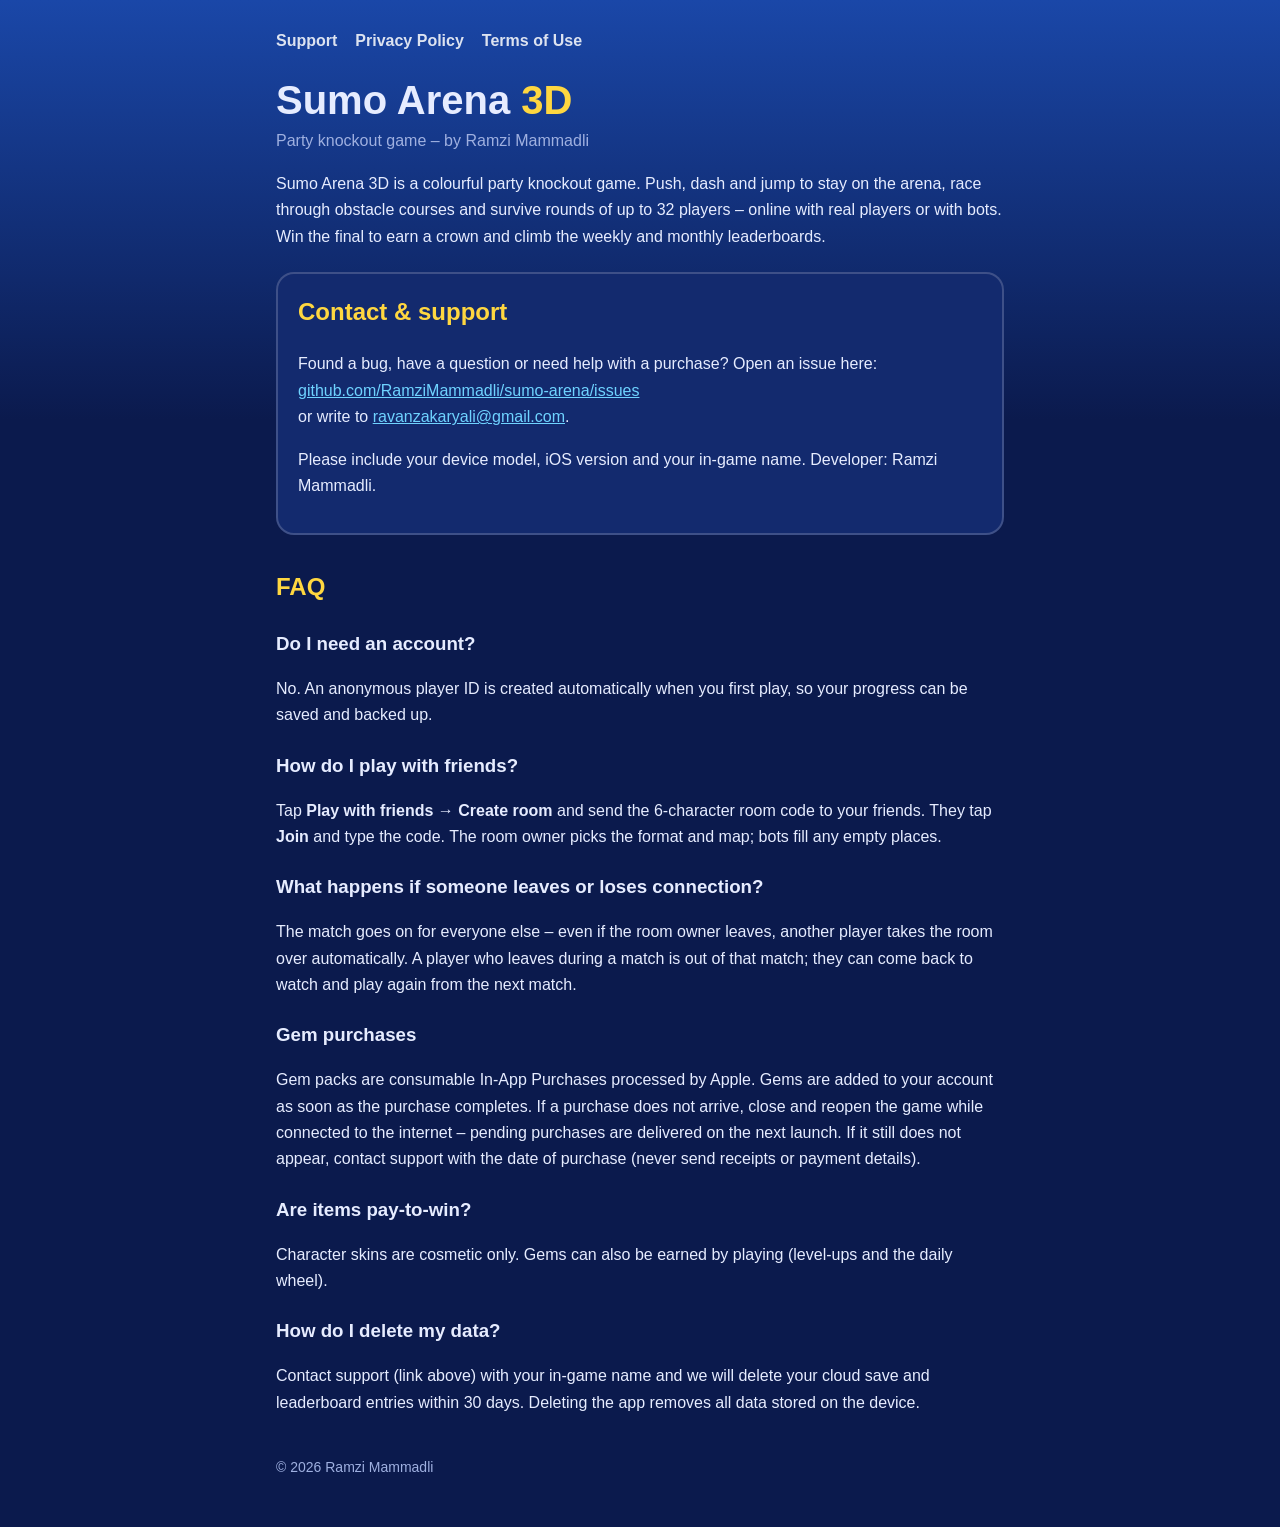
<file: index.html>
<!DOCTYPE html>
<html lang="en">
<head>
<meta charset="utf-8">
<meta name="viewport" content="width=device-width, initial-scale=1">
<title>Sumo Arena 3D – Support</title>
<meta name="description" content="Support page for Sumo Arena 3D, a party knockout game for iPhone and iPad.">
<link rel="stylesheet" href="style.css">
</head>
<body>
<main>
<nav><a href="index.html">Support</a><a href="privacy.html">Privacy Policy</a><a href="terms.html">Terms of Use</a></nav>
<h1>Sumo Arena <span>3D</span></h1>
<p class="sub">Party knockout game – by Ramzi Mammadli</p>

<p>Sumo Arena 3D is a colourful party knockout game. Push, dash and jump to stay on the arena, race through obstacle courses and survive rounds of up to 32 players – online with real players or with bots. Win the final to earn a crown and climb the weekly and monthly leaderboards.</p>

<div class="card">
<h2 style="margin-top:0">Contact &amp; support</h2>
<p>Found a bug, have a question or need help with a purchase? Open an issue here:<br>
<a href="https://github.com/RamziMammadli/sumo-arena/issues">github.com/RamziMammadli/sumo-arena/issues</a><br>
or write to <a href="mailto:ravanzakaryali@gmail.com">ravanzakaryali@gmail.com</a>.</p>
<p>Please include your device model, iOS version and your in-game name. Developer: Ramzi Mammadli.</p>
</div>

<h2>FAQ</h2>

<h3>Do I need an account?</h3>
<p>No. An anonymous player ID is created automatically when you first play, so your progress can be saved and backed up.</p>

<h3>How do I play with friends?</h3>
<p>Tap <b>Play with friends → Create room</b> and send the 6-character room code to your friends. They tap <b>Join</b> and type the code. The room owner picks the format and map; bots fill any empty places.</p>

<h3>What happens if someone leaves or loses connection?</h3>
<p>The match goes on for everyone else – even if the room owner leaves, another player takes the room over automatically. A player who leaves during a match is out of that match; they can come back to watch and play again from the next match.</p>

<h3>Gem purchases</h3>
<p>Gem packs are consumable In-App Purchases processed by Apple. Gems are added to your account as soon as the purchase completes. If a purchase does not arrive, close and reopen the game while connected to the internet – pending purchases are delivered on the next launch. If it still does not appear, contact support with the date of purchase (never send receipts or payment details).</p>

<h3>Are items pay-to-win?</h3>
<p>Character skins are cosmetic only. Gems can also be earned by playing (level-ups and the daily wheel).</p>

<h3>How do I delete my data?</h3>
<p>Contact support (link above) with your in-game name and we will delete your cloud save and leaderboard entries within 30 days. Deleting the app removes all data stored on the device.</p>

<footer>© 2026 Ramzi Mammadli</footer>
</main>
</body>
</html>
</file>
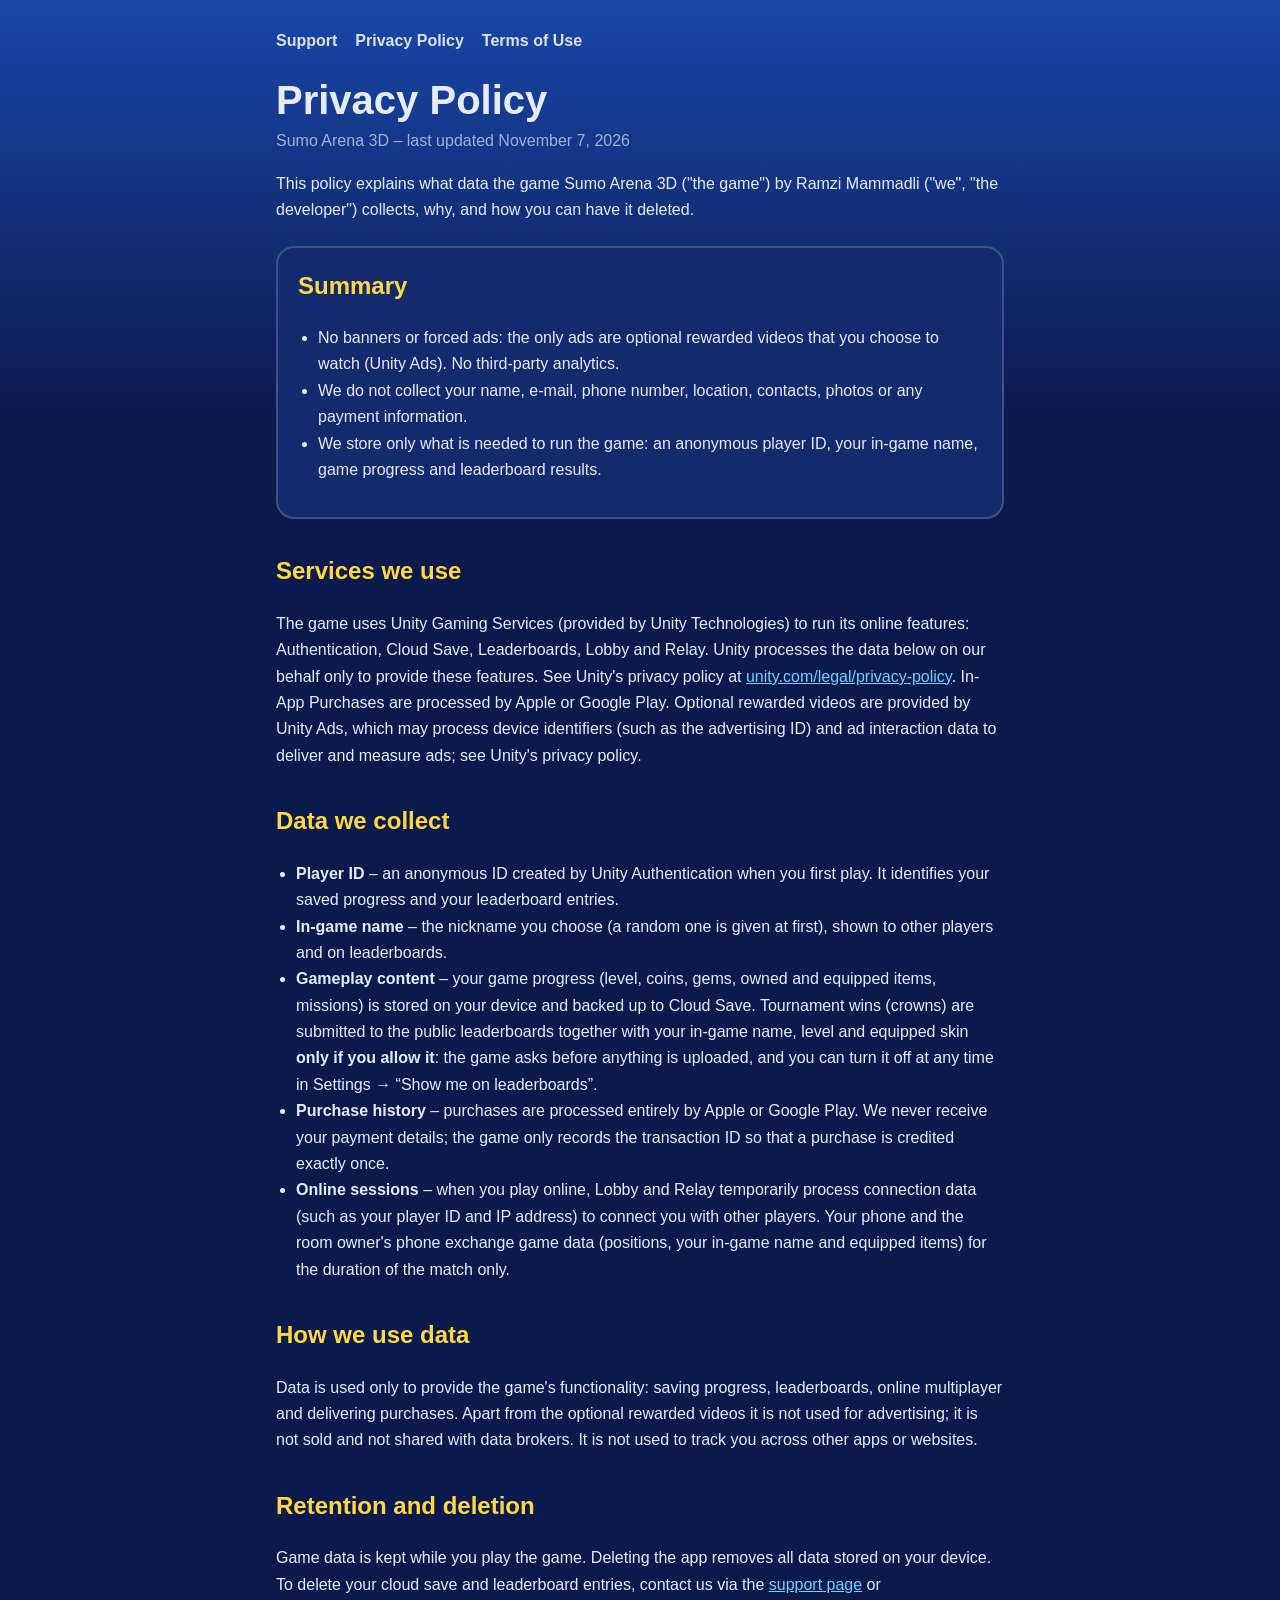
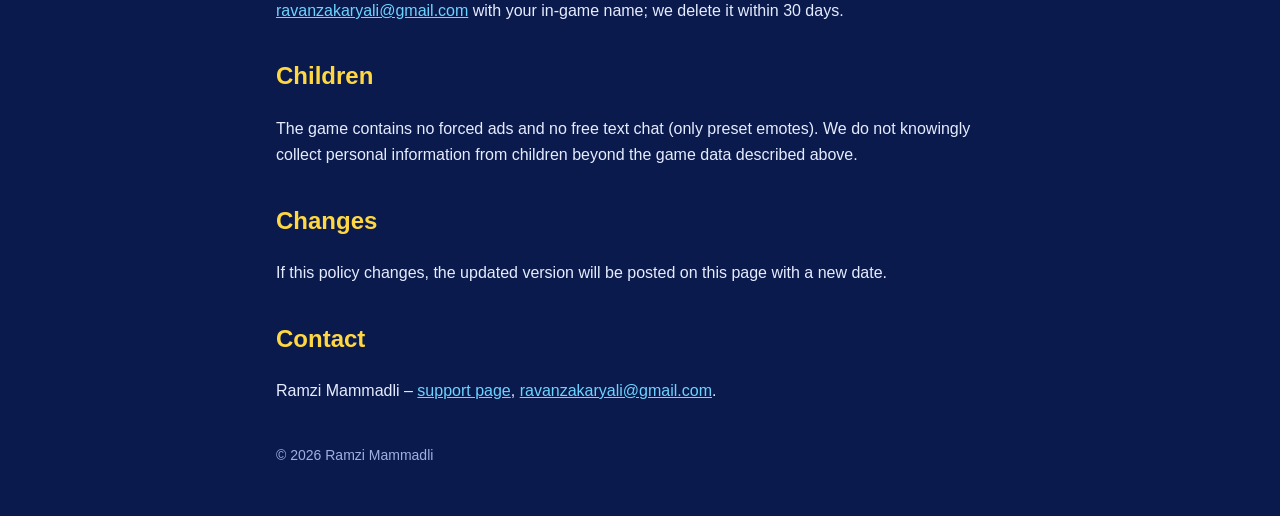
<file: privacy.html>
<!DOCTYPE html>
<html lang="en">
<head>
<meta charset="utf-8">
<meta name="viewport" content="width=device-width, initial-scale=1">
<title>Sumo Arena 3D – Privacy Policy</title>
<link rel="stylesheet" href="style.css">
</head>
<body>
<main>
<nav><a href="index.html">Support</a><a href="privacy.html">Privacy Policy</a><a href="terms.html">Terms of Use</a></nav>
<h1>Privacy Policy</h1>
<p class="sub">Sumo Arena 3D – last updated November 7, 2026</p>

<p>This policy explains what data the game Sumo Arena 3D ("the game") by Ramzi Mammadli ("we", "the developer") collects, why, and how you can have it deleted.</p>

<div class="card">
<h2 style="margin-top:0">Summary</h2>
<ul>
<li>No banners or forced ads: the only ads are optional rewarded videos that you choose to watch (Unity Ads). No third-party analytics.</li>
<li>We do not collect your name, e-mail, phone number, location, contacts, photos or any payment information.</li>
<li>We store only what is needed to run the game: an anonymous player ID, your in-game name, game progress and leaderboard results.</li>
</ul>
</div>

<h2>Services we use</h2>
<p>The game uses Unity Gaming Services (provided by Unity Technologies) to run its online features: Authentication, Cloud Save, Leaderboards, Lobby and Relay. Unity processes the data below on our behalf only to provide these features. See Unity's privacy policy at <a href="https://unity.com/legal/privacy-policy">unity.com/legal/privacy-policy</a>. In-App Purchases are processed by Apple or Google Play. Optional rewarded videos are provided by Unity Ads, which may process device identifiers (such as the advertising ID) and ad interaction data to deliver and measure ads; see Unity's privacy policy.</p>

<h2>Data we collect</h2>
<ul>
<li><b>Player ID</b> – an anonymous ID created by Unity Authentication when you first play. It identifies your saved progress and your leaderboard entries.</li>
<li><b>In-game name</b> – the nickname you choose (a random one is given at first), shown to other players and on leaderboards.</li>
<li><b>Gameplay content</b> – your game progress (level, coins, gems, owned and equipped items, missions) is stored on your device and backed up to Cloud Save. Tournament wins (crowns) are submitted to the public leaderboards together with your in-game name, level and equipped skin <b>only if you allow it</b>: the game asks before anything is uploaded, and you can turn it off at any time in Settings → “Show me on leaderboards”.</li>
<li><b>Purchase history</b> – purchases are processed entirely by Apple or Google Play. We never receive your payment details; the game only records the transaction ID so that a purchase is credited exactly once.</li>
<li><b>Online sessions</b> – when you play online, Lobby and Relay temporarily process connection data (such as your player ID and IP address) to connect you with other players. Your phone and the room owner's phone exchange game data (positions, your in-game name and equipped items) for the duration of the match only.</li>
</ul>

<h2>How we use data</h2>
<p>Data is used only to provide the game's functionality: saving progress, leaderboards, online multiplayer and delivering purchases. Apart from the optional rewarded videos it is not used for advertising; it is not sold and not shared with data brokers. It is not used to track you across other apps or websites.</p>

<h2>Retention and deletion</h2>
<p>Game data is kept while you play the game. Deleting the app removes all data stored on your device. To delete your cloud save and leaderboard entries, contact us via the <a href="index.html">support page</a> or <a href="mailto:ravanzakaryali@gmail.com">ravanzakaryali@gmail.com</a> with your in-game name; we delete it within 30 days.</p>

<h2>Children</h2>
<p>The game contains no forced ads and no free text chat (only preset emotes). We do not knowingly collect personal information from children beyond the game data described above.</p>

<h2>Changes</h2>
<p>If this policy changes, the updated version will be posted on this page with a new date.</p>

<h2>Contact</h2>
<p>Ramzi Mammadli – <a href="index.html">support page</a>, <a href="mailto:ravanzakaryali@gmail.com">ravanzakaryali@gmail.com</a>.</p>

<footer>© 2026 Ramzi Mammadli</footer>
</main>
</body>
</html>
</file>
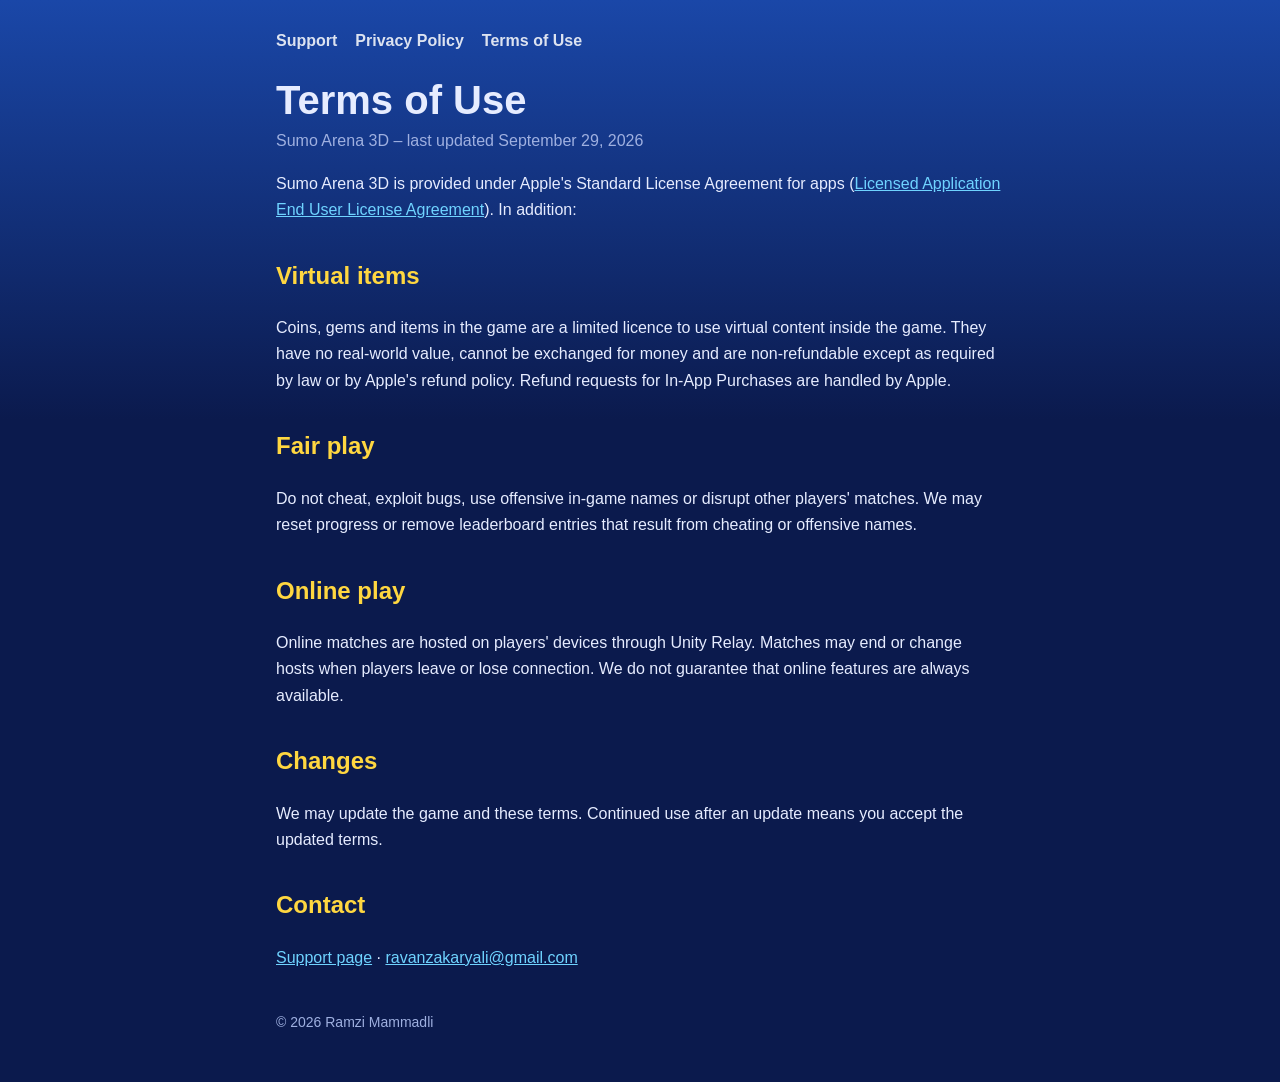
<file: terms.html>
<!DOCTYPE html>
<html lang="en">
<head>
<meta charset="utf-8">
<meta name="viewport" content="width=device-width, initial-scale=1">
<title>Sumo Arena 3D – Terms of Use</title>
<link rel="stylesheet" href="style.css">
</head>
<body>
<main>
<nav><a href="index.html">Support</a><a href="privacy.html">Privacy Policy</a><a href="terms.html">Terms of Use</a></nav>
<h1>Terms of Use</h1>
<p class="sub">Sumo Arena 3D – last updated September 29, 2026</p>

<p>Sumo Arena 3D is provided under Apple's Standard License Agreement for apps (<a href="https://www.apple.com/legal/internet-services/itunes/dev/stdeula/">Licensed Application End User License Agreement</a>). In addition:</p>

<h2>Virtual items</h2>
<p>Coins, gems and items in the game are a limited licence to use virtual content inside the game. They have no real-world value, cannot be exchanged for money and are non-refundable except as required by law or by Apple's refund policy. Refund requests for In-App Purchases are handled by Apple.</p>

<h2>Fair play</h2>
<p>Do not cheat, exploit bugs, use offensive in-game names or disrupt other players' matches. We may reset progress or remove leaderboard entries that result from cheating or offensive names.</p>

<h2>Online play</h2>
<p>Online matches are hosted on players' devices through Unity Relay. Matches may end or change hosts when players leave or lose connection. We do not guarantee that online features are always available.</p>

<h2>Changes</h2>
<p>We may update the game and these terms. Continued use after an update means you accept the updated terms.</p>

<h2>Contact</h2>
<p><a href="index.html">Support page</a> · <a href="mailto:ravanzakaryali@gmail.com">ravanzakaryali@gmail.com</a></p>

<footer>© 2026 Ramzi Mammadli</footer>
</main>
</body>
</html>
</file>
<file: style.css>
:root{--bg:#0b1a4d;--card:#132a6e;--txt:#e6ecff;--mut:#9fb0e0;--acc:#ffd740;--lnk:#6fd3ff}
*{box-sizing:border-box}
body{margin:0;background:linear-gradient(180deg,#1a47a8,#0b1a4d 420px) no-repeat,#0b1a4d;color:var(--txt);font:16px/1.65 -apple-system,BlinkMacSystemFont,"Segoe UI",Roboto,sans-serif}
main{max-width:760px;margin:0 auto;padding:28px 16px 48px}
nav{display:flex;gap:18px;flex-wrap:wrap;margin-bottom:24px}
nav a{color:#fff;font-weight:700;text-decoration:none;opacity:.85}
nav a:hover{opacity:1}
h1{font-size:40px;line-height:1.1;margin:0 0 6px}
h1 span{color:var(--acc)}
h2{margin-top:32px;color:var(--acc)}
h3{margin:22px 0 4px}
.sub{color:var(--mut);margin-top:0}
.card{background:var(--card);border:2px solid rgba(255,255,255,.18);border-radius:18px;padding:18px 20px;margin:22px 0}
a{color:var(--lnk)}
ul{padding-left:20px}
footer{margin-top:40px;color:var(--mut);font-size:14px}
</file>
